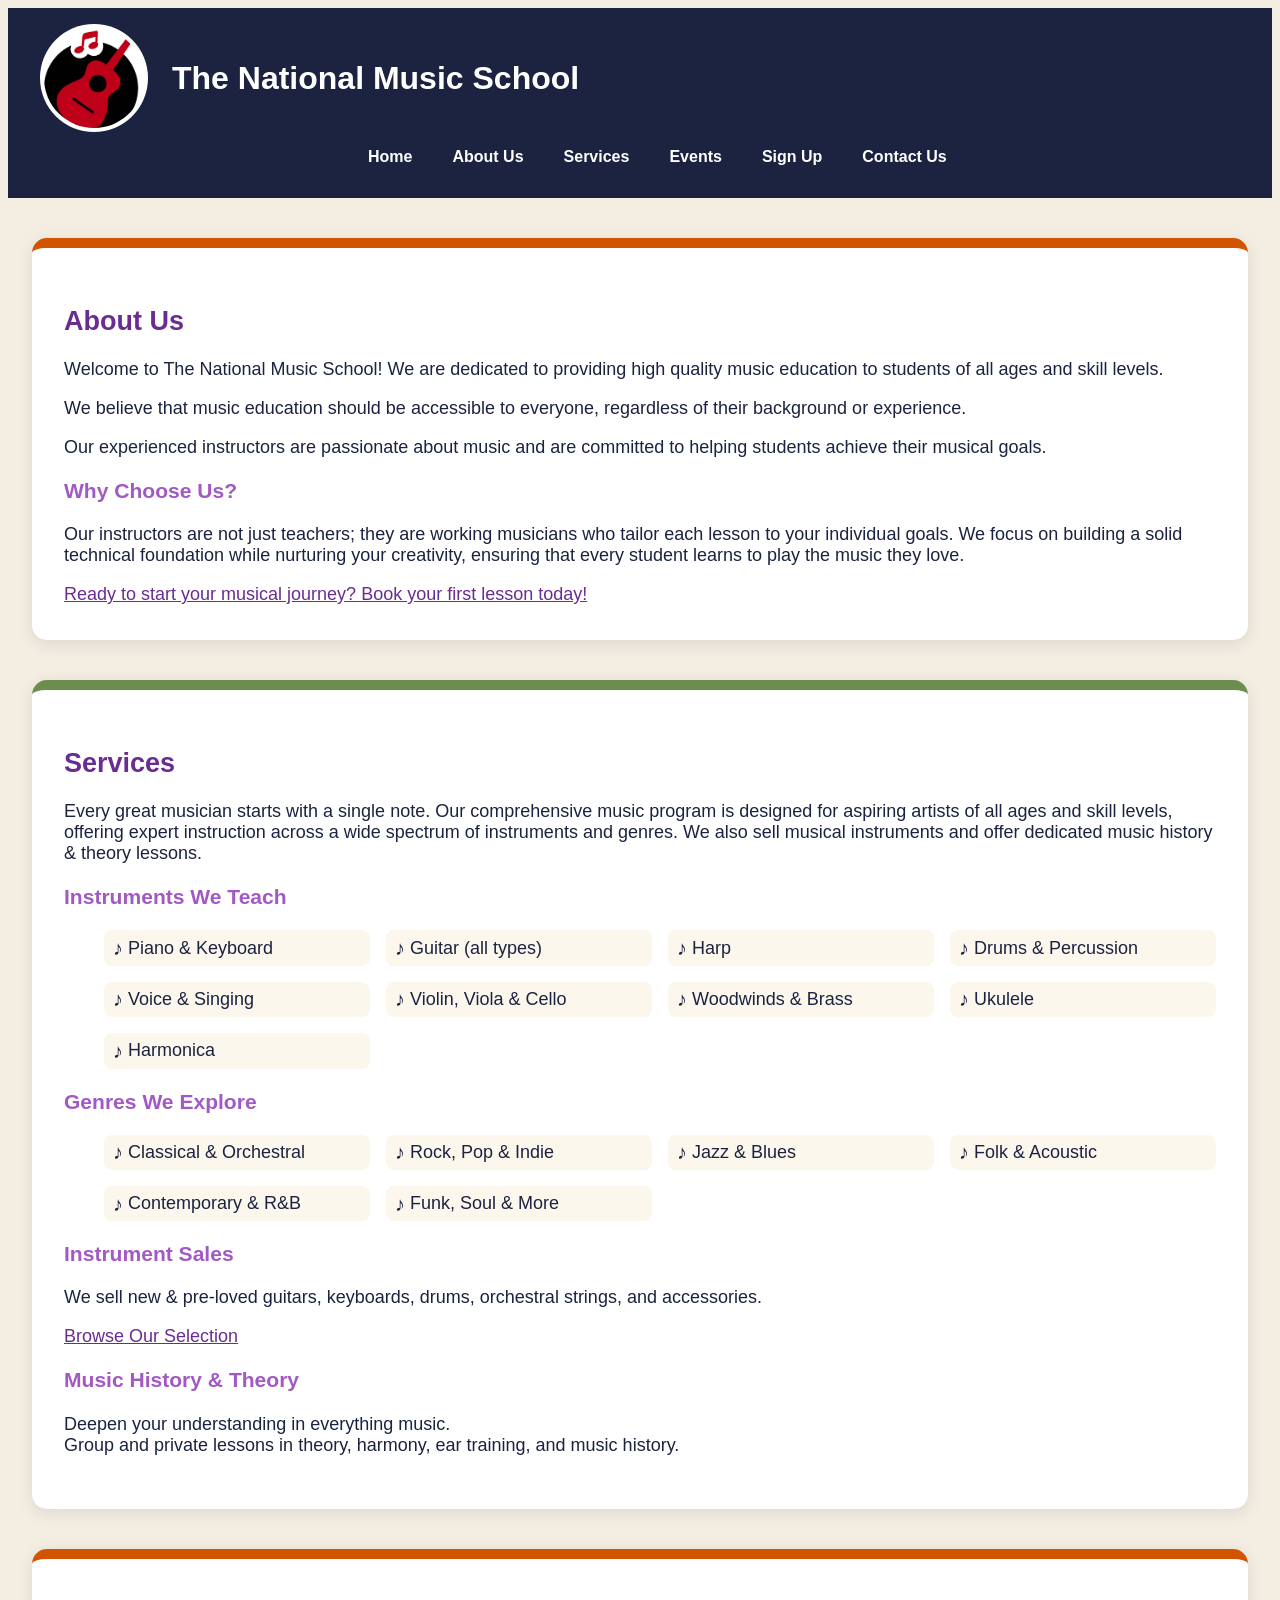
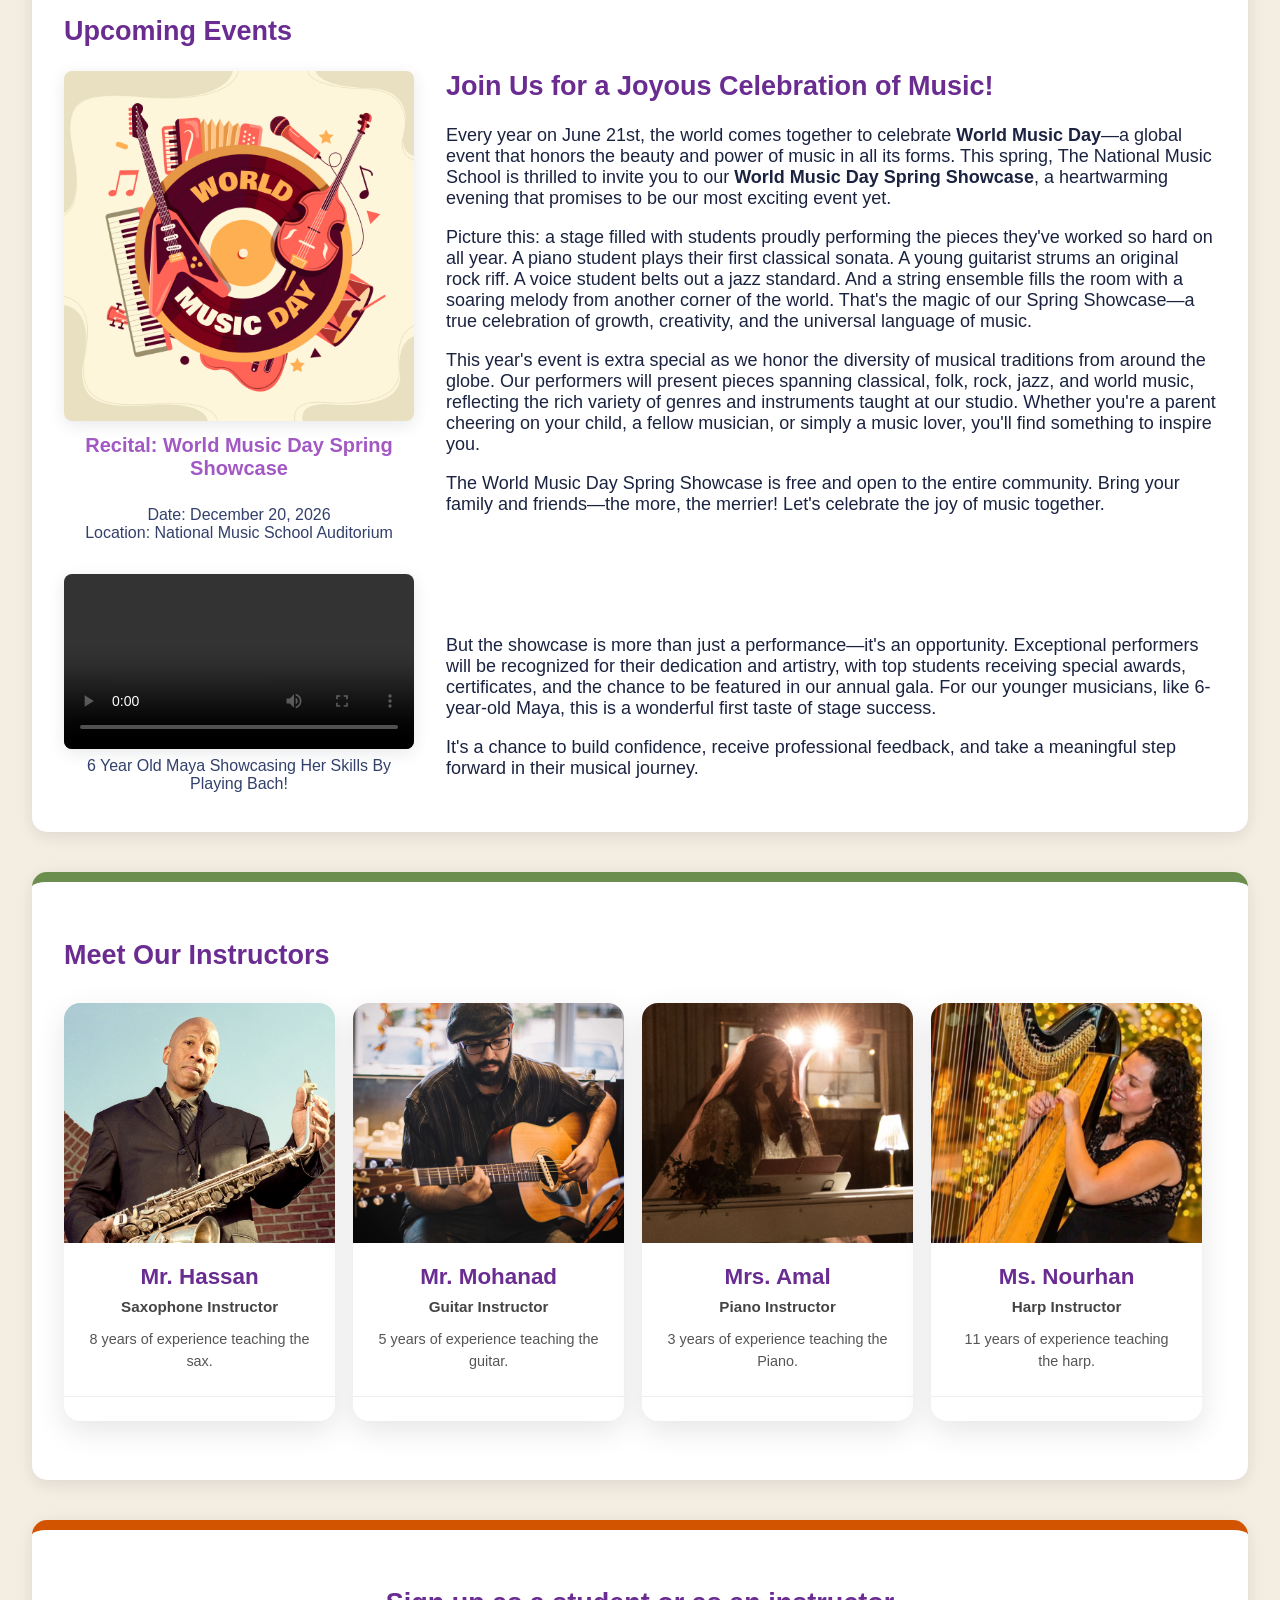
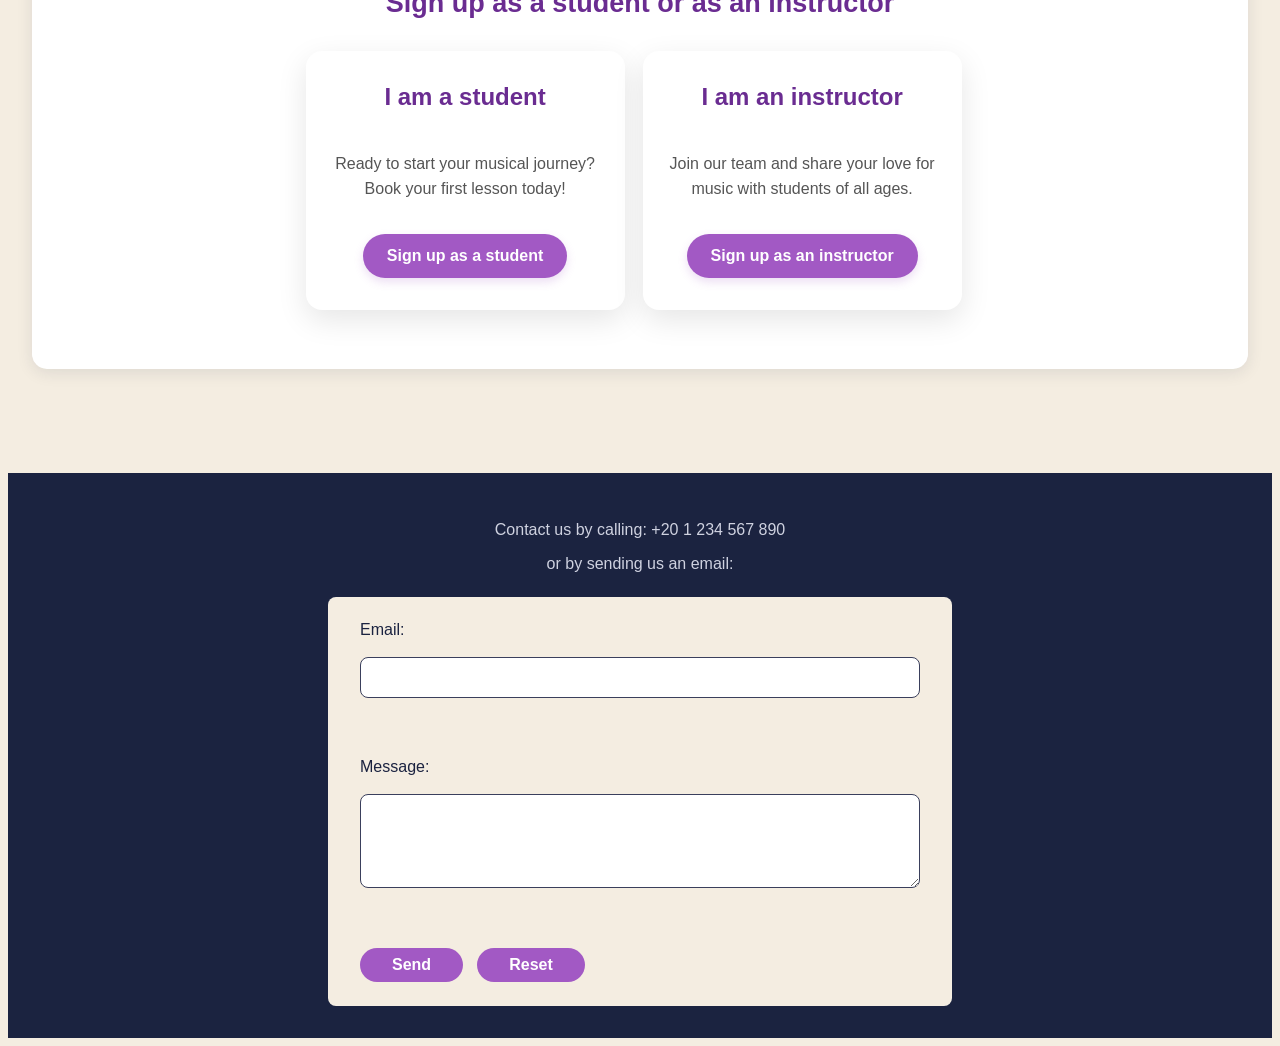
<file: index.html>
<!DOCTYPE html>
<html lang="en">
<head>
    <meta charset="UTF-8">
    <meta name="viewport" content="width=device-width, initial-scale=1.0">
    <title>The National Music School</title>
    <link rel="icon" type="image/png" href="logo.png">
    <link rel="stylesheet" href="style.css">
</head>

<body>
    <header>
        <img src="media/logo.png" alt="Logo of the National Music School" class="logo" height="100" width="100">
        <h1>The National Music School</h1>
        <nav>
            <ul>
                <li><a href="index.html">Home</a></li>
                <li><a href="#about">About Us</a></li>
                <li><a href="#services">Services</a></li>
                <li><a href="#events">Events</a></li>
                <li><a href="#sign-up">Sign Up</a></li>
                <li><a href="#contact">Contact Us</a></li>
            </ul>
        </nav>
    </header>
    <main>
        <section id="about">
            <h2>About Us</h2>
            <p>Welcome to The National Music School! We are dedicated to providing high quality music education to students of all ages and skill levels.</p>
            <P> We believe that music education should be accessible to everyone, regardless of their background or experience.</P>
            <p>Our experienced instructors are passionate about music and are committed to helping students achieve their musical goals.</p>
            <h3>Why Choose Us?</h3>
            <p>Our instructors are not just teachers; they are working musicians who tailor each lesson to your individual goals. We focus on building a solid technical foundation while nurturing your creativity, ensuring that every student learns to play the music they love.</p>
            <a href="sign up student.html" target="_blank">Ready to start your musical journey? Book your first lesson today!</a>
        </section>

        <section id="services">
            <h2>Services</h2>
            <p>Every great musician starts with a single note. 
            Our comprehensive music program is designed for aspiring artists of all ages and skill levels, 
            offering expert instruction across a wide spectrum of instruments and genres. 
            We also sell musical instruments and offer dedicated music history & theory lessons.</p>
            <h3> Instruments We Teach</h3>
            <ul class="list">
                <li>Piano & Keyboard</li>
                <li>Guitar (all types)</li>
                <li>Harp</li>
                <li>Drums & Percussion</li>
                <li>Voice & Singing</li>
                <li>Violin, Viola & Cello</li>
                <li>Woodwinds & Brass</li>
                <li>Ukulele</li>
                <li>Harmonica</li>
            </ul>

            <h3> Genres We Explore</h3>
            <ul class="list">
                 <li>Classical & Orchestral</li>
                 <li>Rock, Pop & Indie</li>
                 <li>Jazz & Blues</li>
                 <li>Folk & Acoustic</li>
                 <li>Contemporary & R&B</li>
                 <li>Funk, Soul & More</li>
             </ul>

             <h3>Instrument Sales</h3>
             <p>We sell new & pre-loved guitars, keyboards, drums, orchestral strings, and accessories.</p>
             <a href="instruments.html" target="_blank">Browse Our Selection</a>

             <h3>Music History & Theory</h3>
             <p>Deepen your understanding in everything music.<br>Group and private lessons in theory, harmony, ear training, and music history.</p>
        </section>

        <section id="events">
            <h2>Upcoming Events</h2>
            <div class="event-layout">
                <aside class="event-sidebar">
                    <figure>
                        <img src="media/world music day.jpg" alt="world music day" width="400">
                        <figcaption><h3>Recital: World Music Day Spring Showcase</h3><br>Date: December 20, 2026<br>Location: National Music School Auditorium</figcaption>
                    </figure>
                    <figure class="event-video">
                        <video src="media/Prelude in C Minor comp winner.mp4" width="100%" controls></video>
                        <figcaption>6 Year Old Maya Showcasing Her Skills By Playing Bach!</figcaption>
                    </figure>
                </aside>
                <div class="event-text-content">
                    <h2>Join Us for a Joyous Celebration of Music!</h2>
                    <p>Every year on June 21st, the world comes together to celebrate <strong>World Music Day</strong>—a global event that honors the beauty and power of music in all its forms. This spring, The National Music School is thrilled to invite you to our <strong>World Music Day Spring Showcase</strong>, a heartwarming evening that promises to be our most exciting event yet.</p>
                    <p>Picture this: a stage filled with students proudly performing the pieces they've worked so hard on all year. A piano student plays their first classical sonata. A young guitarist strums an original rock riff. A voice student belts out a jazz standard. And a string ensemble fills the room with a soaring melody from another corner of the world. That's the magic of our Spring Showcase—a true celebration of growth, creativity, and the universal language of music.</p>
                    <p>This year's event is extra special as we honor the diversity of musical traditions from around the globe. Our performers will present pieces spanning classical, folk, rock, jazz, and world music, reflecting the rich variety of genres and instruments taught at our studio. Whether you're a parent cheering on your child, a fellow musician, or simply a music lover, you'll find something to inspire you.</p>
                    <p>The World Music Day Spring Showcase is free and open to the entire community. Bring your family and friends—the more, the merrier! Let's celebrate the joy of music together.</p>
                    <br><br><br><br>
                    <p>But the showcase is more than just a performance—it's an opportunity. Exceptional performers will be recognized for their dedication and artistry, with top students receiving special awards, certificates, and the chance to be featured in our annual gala. For our younger musicians, like 6-year-old Maya, this is a wonderful first taste of stage success.</p>
                    <p>It's a chance to build confidence, receive professional feedback, and take a meaningful step forward in their musical journey.</p>
                </div>
            </div>
        </section>

        <section>
            <h2>Meet Our Instructors</h2>
            <article class="cards instructors">
                <img src="media/instructor 1.png" alt="Mr. Hassan" width="200">
                <h3>Mr. Hassan</h3>
                <p class="role">Saxophone Instructor</p>
                <p>8 years of experience teaching the sax.</p>
            </article>
            <article class="cards instructors">
                <img src="media/instructor 2.png" alt="Mr. Mohanad" width="200">
                <h3>Mr. Mohanad</h3>
                <p class="role">Guitar Instructor</p>
                <p>5 years of experience teaching the guitar.</p>
            </article>
            <article class="cards instructors">
                <img src="media/instructor 3.png" alt="Mrs. Amal" width="200">
                <h3>Mrs. Amal</h3>
                <p class="role">Piano Instructor</p>
                <p>3 years of experience teaching the Piano.</p>
            </article>
            <article class="cards instructors">
                <img src="media/instructor 4.png" alt="Ms. Nourhan" width="200">
                <h3>Ms. Nourhan</h3>
                <p class="role">Harp Instructor</p>
                <p>11 years of experience teaching the harp.</p>
            </article>
        </section>

        <section id="sign-up">
            <h2>Sign up as a student or as an instructor</h2>
            <article class="cards sign up">
                <h3>I am a student</h3>
                <p>Ready to start your musical journey? <br>Book your first lesson today!</p>
                <a href="sign up student.html" target="_blank">Sign up as a student</a>
            </article>
            <article class="cards sign up">
                <h3>I am an instructor</h3>
                <p>Join our team and share your love for music with students of all ages.</p>
                <a href="sign up instructor.html" target="_blank">Sign up as an instructor</a>
            </article>
        </section>
    </main>

    <footer id="contact">
        <p>Contact us by calling: +20 1 234 567 890</p>
        <p>or by sending us an email:</p>
        <form class="email-form" action="mailto:nationalmusicschool@edu.com" method="post">
            <label for="email">Email:</label><br>
            <input type="email" id="email" name="email" required><br><br>
            
            <label for="message">Message:</label><br>
            <textarea id="message" name="message" rows="4" cols="50" required></textarea><br><br>
            
            <div class="form-buttons">
                <input type="submit" value="Send">
                <input type="reset" value="Reset">
            </div>
        </form>
    </footer>  
</body>
</html>
</file>
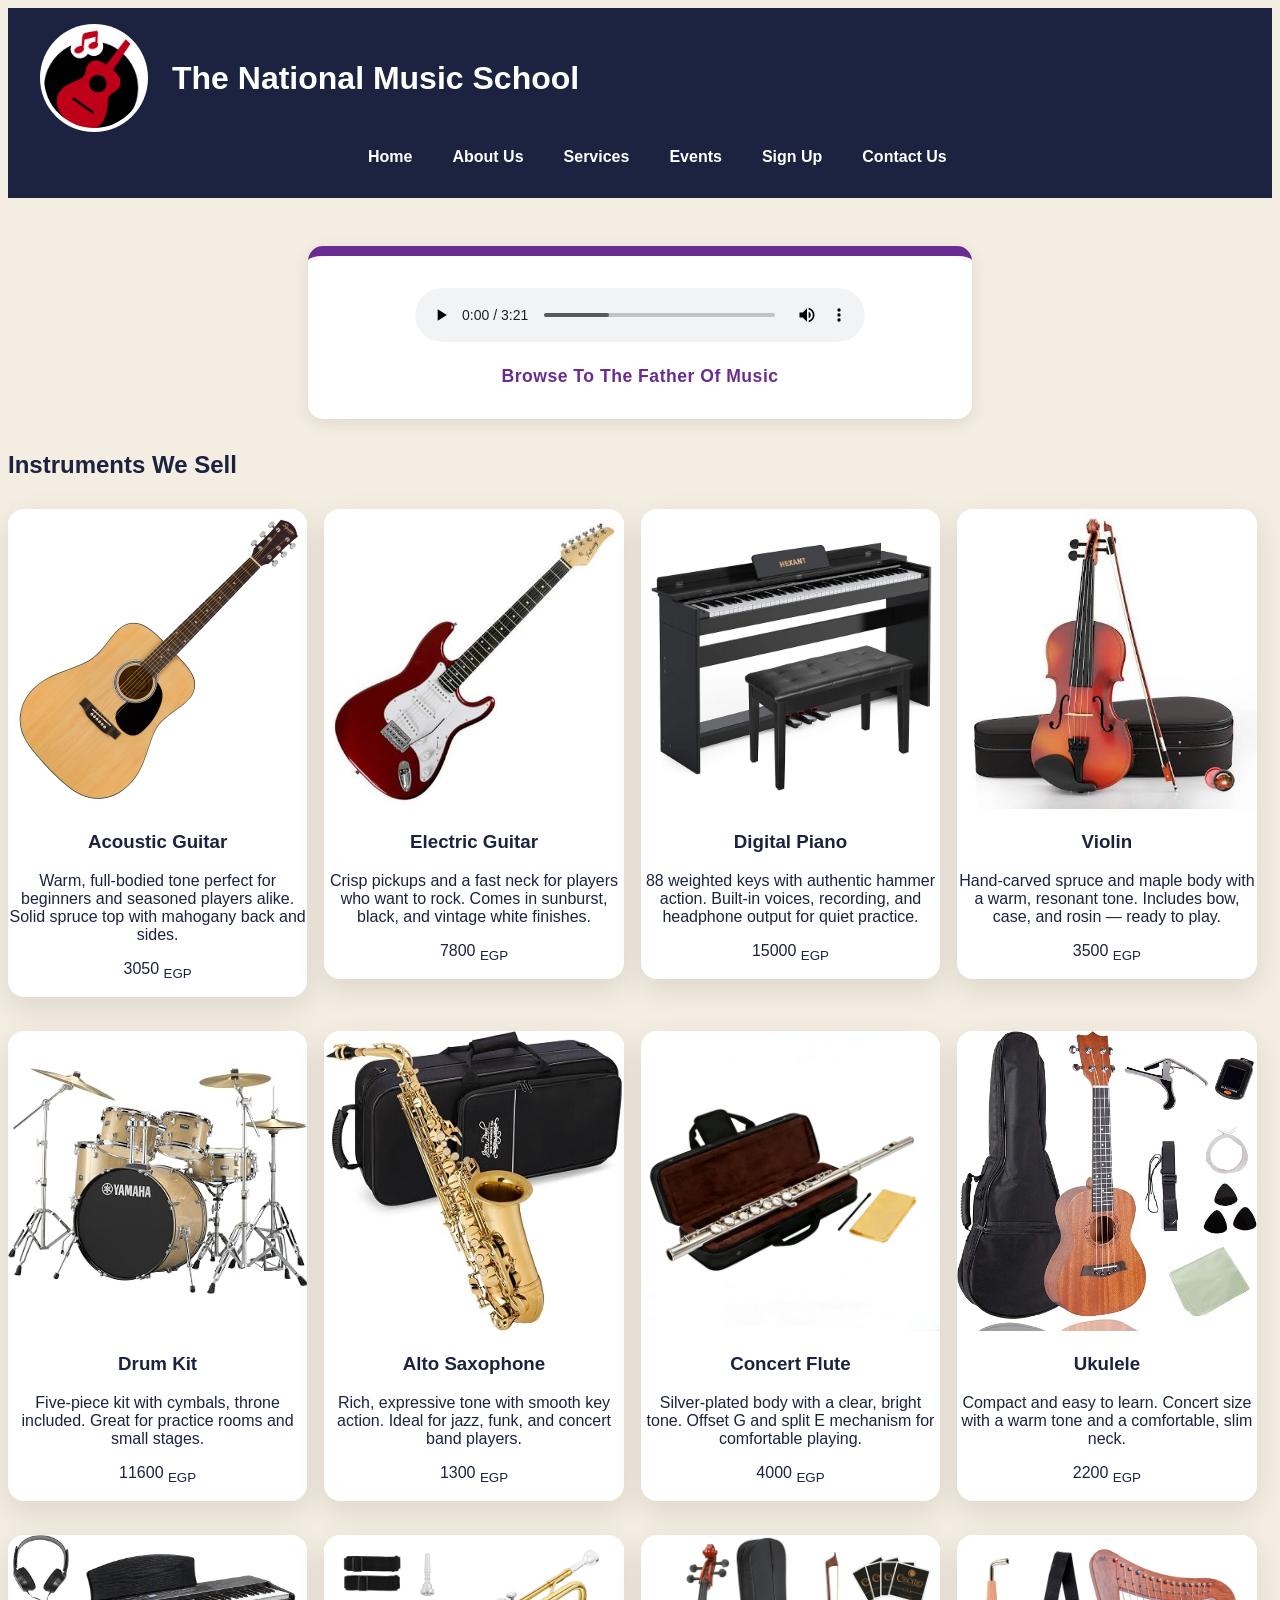
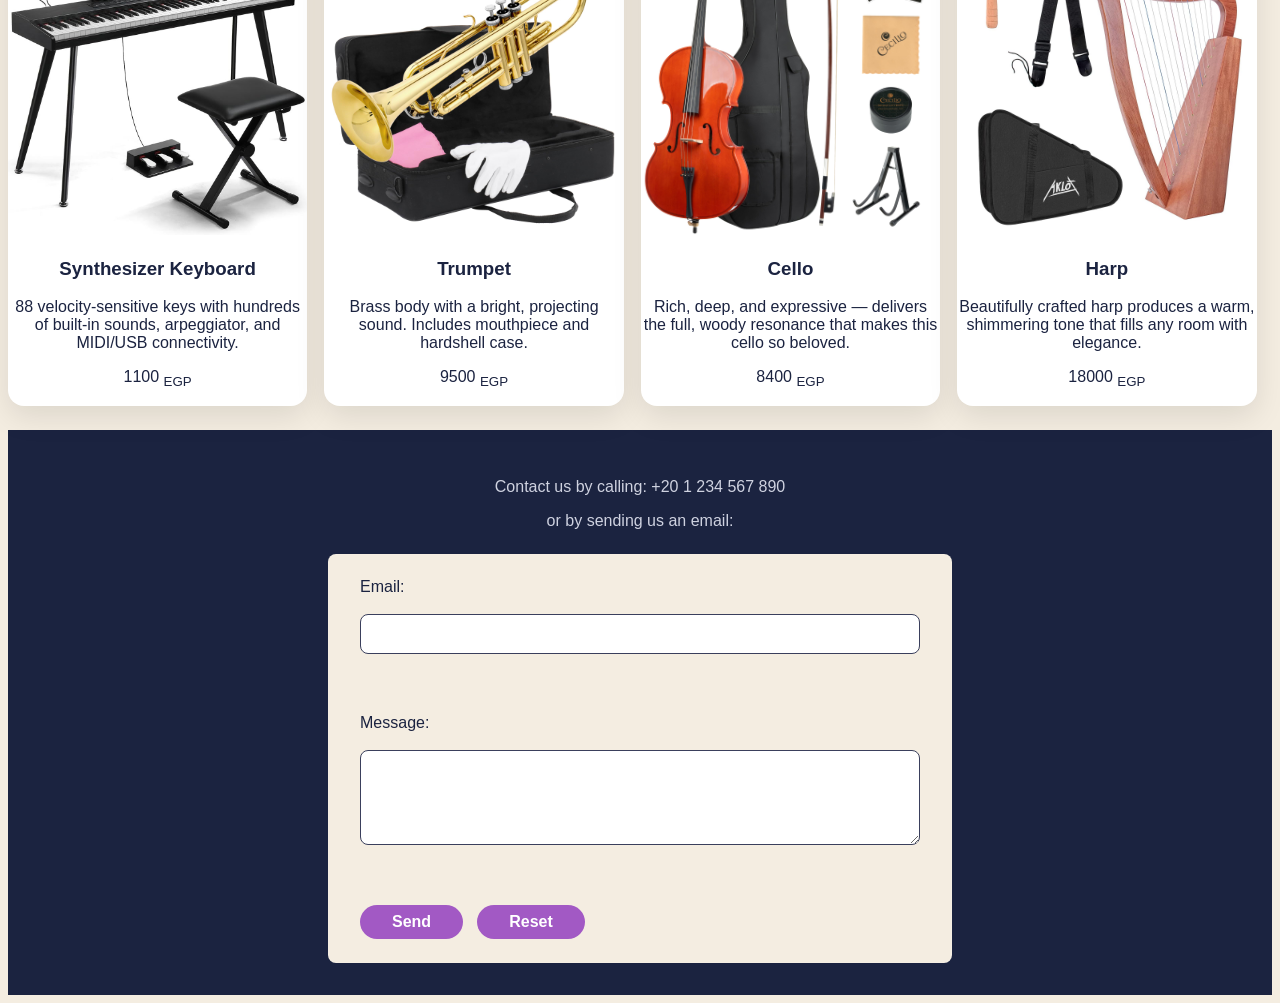
<file: instruments.html>
<!DOCTYPE html>
<html lang="en">
<head>
    <meta charset="UTF-8">
    <meta name="viewport" content="width=device-width, initial-scale=1.0">
    <title>The National Music School</title>
    <link rel="icon" type="image/png" href="logo.png">
    <link rel="stylesheet" href="style.css">
</head>

<body>
    <header>
        <img src="media/logo.png" alt="Logo of the National Music School" class="logo" height="100" width="100">
        <h1>The National Music School</h1>
        <nav>
            <ul>
                <li><a href="index.html">Home</a></li>
                <li><a href="index.html#about">About Us</a></li>
                <li><a href="index.html#services">Services</a></li>
                <li><a href="index.html#events">Events</a></li>
                <li><a href="index.html#sign-up">Sign Up</a></li>
                <li><a href="#contact">Contact Us</a></li>
            </ul>
        </nav>
    </header>

    <figure>
        <audio controls> 
            <source src="media/Jesu, Joy of Man's Desiring.mp3" type="audio/mpeg"> Your browser does not support Bach :(.
        </audio>
        <figcaption>Browse To The Father Of Music</figcaption>
    </figure>

<div class="instruments">
    <h2>Instruments We Sell</h2>
<article class="cards instrument">
    <img src="media/acoustic-guitar.jpg" alt="Acoustic guitar" width="300" height="300">
    <h3>Acoustic Guitar</h3>
    <p>Warm, full-bodied tone perfect for beginners and seasoned players alike. Solid spruce top with mahogany back and sides.</p>
    <p>3050 <sub>EGP</sub></p>
</article>

<article class="cards instrument">
    <img src="media/electric-guitar.jpg" alt="Electric guitar" width="300" height="300">
    <h3>Electric Guitar</h3>
    <p>Crisp pickups and a fast neck for players who want to rock. Comes in sunburst, black, and vintage white finishes.</p>
    <p>7800 <sub>EGP</sub></p>
</article>

<article class="cards instrument">
    <img src="media/piano.jpg" alt="Digital piano" width="300" height="300">
    <h3>Digital Piano</h3>
    <p>88 weighted keys with authentic hammer action. Built-in voices, recording, and headphone output for quiet practice.</p>
    <p>15000 <sub>EGP</sub></p>
</article>

<article class="cards instrument">
    <img src="media/violin.jpg" alt="Violin" width="300" height="300">
    <h3>Violin</h3>
    <p>Hand-carved spruce and maple body with a warm, resonant tone. Includes bow, case, and rosin — ready to play.</p>
    <p>3500 <sub>EGP</sub></p>
</article>

<article class="cards instrument">
    <img src="media/drum-kit.jpg" alt="Drum kit" width="300" height="300">
    <h3>Drum Kit</h3>
    <p>Five-piece kit with cymbals, throne included. Great for practice rooms and small stages.</p>
    <p>11600 <sub>EGP</sub></p>
</article>

<article class="cards instrument">
    <img src="media/saxophone.jpg" alt="Alto saxophone" width="300" height="300">
    <h3>Alto Saxophone</h3>
    <p>Rich, expressive tone with smooth key action. Ideal for jazz, funk, and concert band players.</p>
    <p>1300 <sub>EGP</sub></p>
</article>

<article class="cards instrument">
    <img src="media/flute.jpg" alt="Concert flute" width="300" height="300">
    <h3>Concert Flute</h3>
    <p>Silver-plated body with a clear, bright tone. Offset G and split E mechanism for comfortable playing.</p>
    <p>4000 <sub>EGP</sub></p>
</article>

<article class="cards instrument">
    <img src="media/ukulele.jpg" alt="Ukulele" width="300" height="300">
    <h3>Ukulele</h3>
    <p>Compact and easy to learn. Concert size with a warm tone and a comfortable, slim neck.</p>
    <p>2200 <sub>EGP</sub></p>
</article>

<article class="cards instrument">
    <img src="media/keyboard.jpg" alt="Synthesizer keyboard" width="300" height="300">
    <h3>Synthesizer Keyboard</h3>
    <p>88 velocity-sensitive keys with hundreds of built-in sounds, arpeggiator, and MIDI/USB connectivity.</p>
    <p>1100 <sub>EGP</sub></p>
</article>

<article class="cards instrument">
    <img src="media/trumpet.jpg" alt="Trumpet" width="300" height="300">
    <h3>Trumpet</h3>
    <p>Brass body with a bright, projecting sound. Includes mouthpiece and hardshell case.</p>
    <p>9500 <sub>EGP</sub></p>
</article>

<article class="cards instrument">
    <img src="media/cello.jpg" alt="Cello" width="300" height="300">
    <h3>Cello</h3>
    <p>Rich, deep, and expressive — delivers the full, woody resonance that makes this cello so beloved.</p>
    <p>8400 <sub>EGP</sub></p>
</article>

<article class="cards instrument">
    <img src="media/harp.jpg" alt="Harp" width="300" height="300">
    <h3>Harp</h3>
    <p>Beautifully crafted harp produces a warm, shimmering tone that fills any room with elegance.</p>
    <p>18000 <sub>EGP</sub></p>
</article>
    </div>

    <footer id="contact">
        <p>Contact us by calling: +20 1 234 567 890</p>
        <p>or by sending us an email:</p>
        <form class="email-form" action="mailto:nationalmusicschool@edu.com" method="post">
            <label for="email">Email:</label><br>
            <input type="email" id="email" name="email" required><br><br>
            
            <label for="message">Message:</label><br>
            <textarea id="message" name="message" rows="4" cols="50" required></textarea><br><br>
            
            <div class="form-buttons">
                <input type="submit" value="Send">
                <input type="reset" value="Reset">
            </div>
        </form>
    </footer>
</body>
</html>
</file>
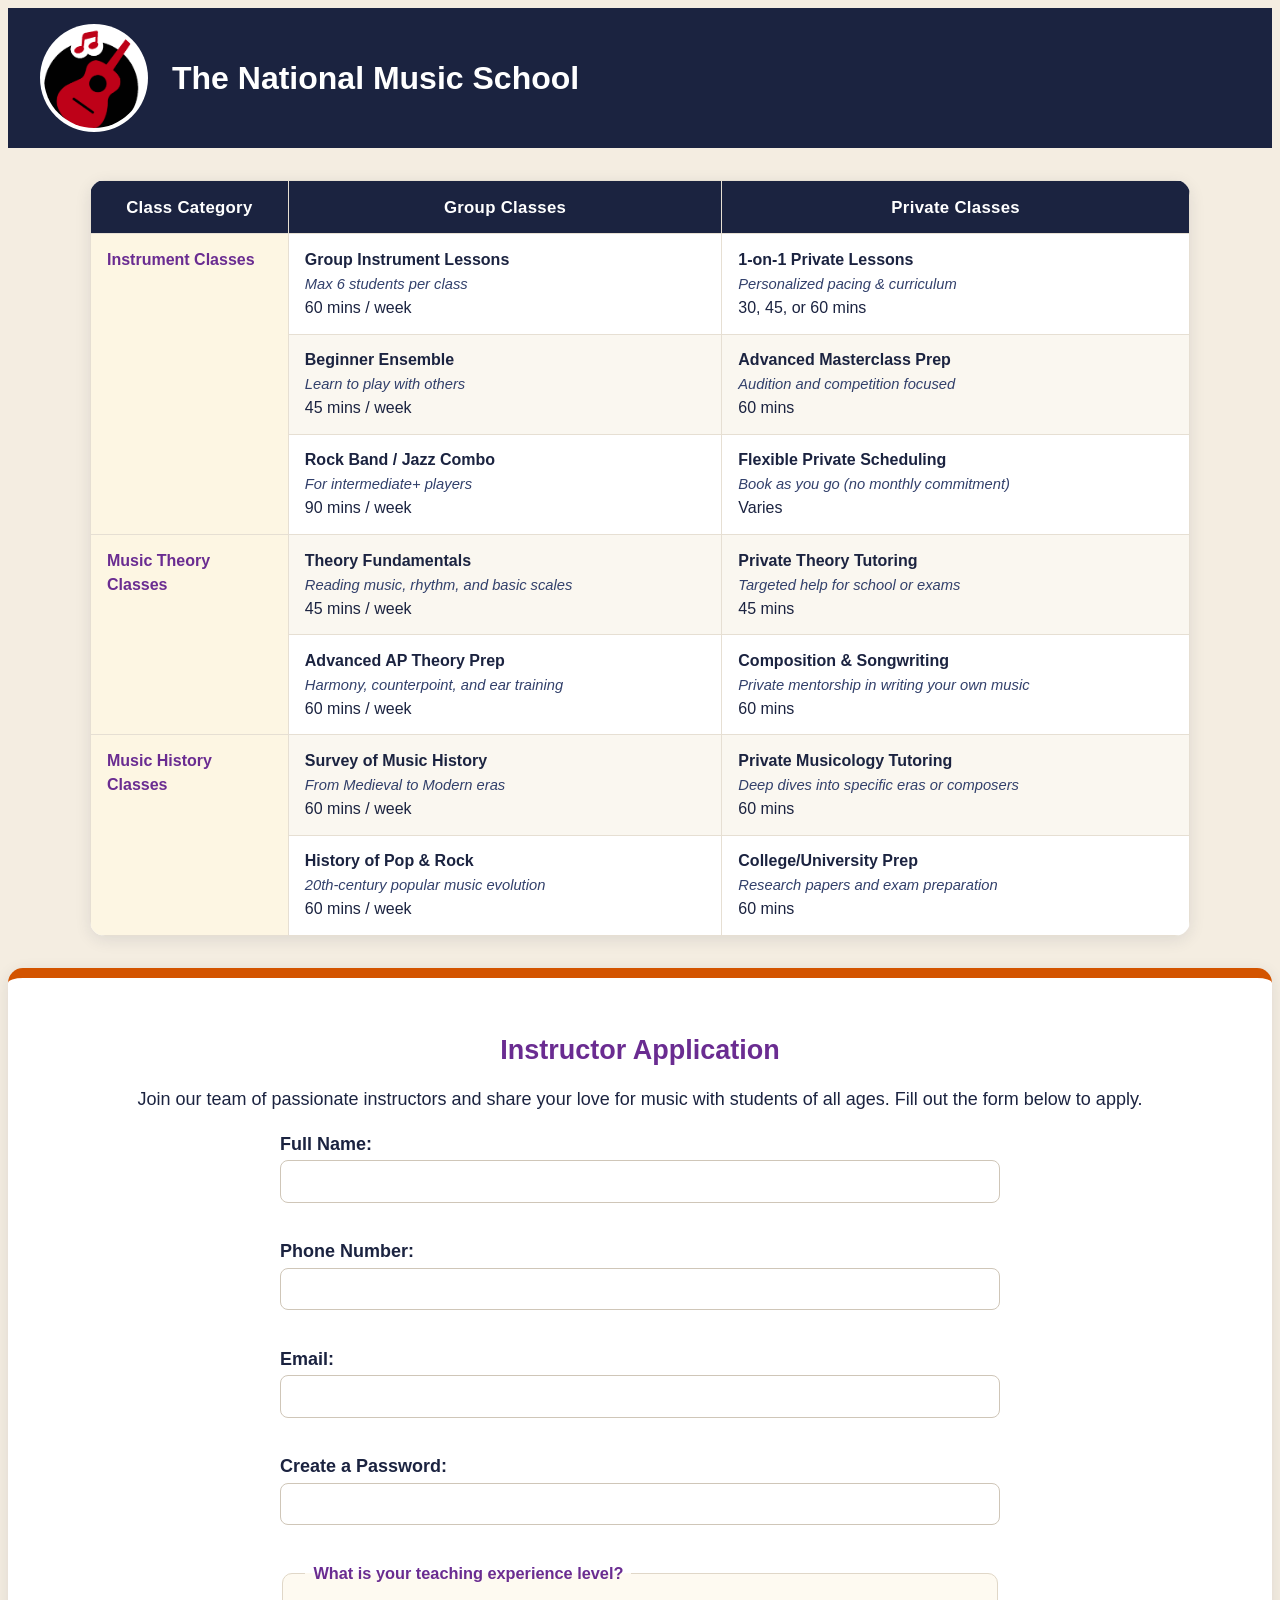
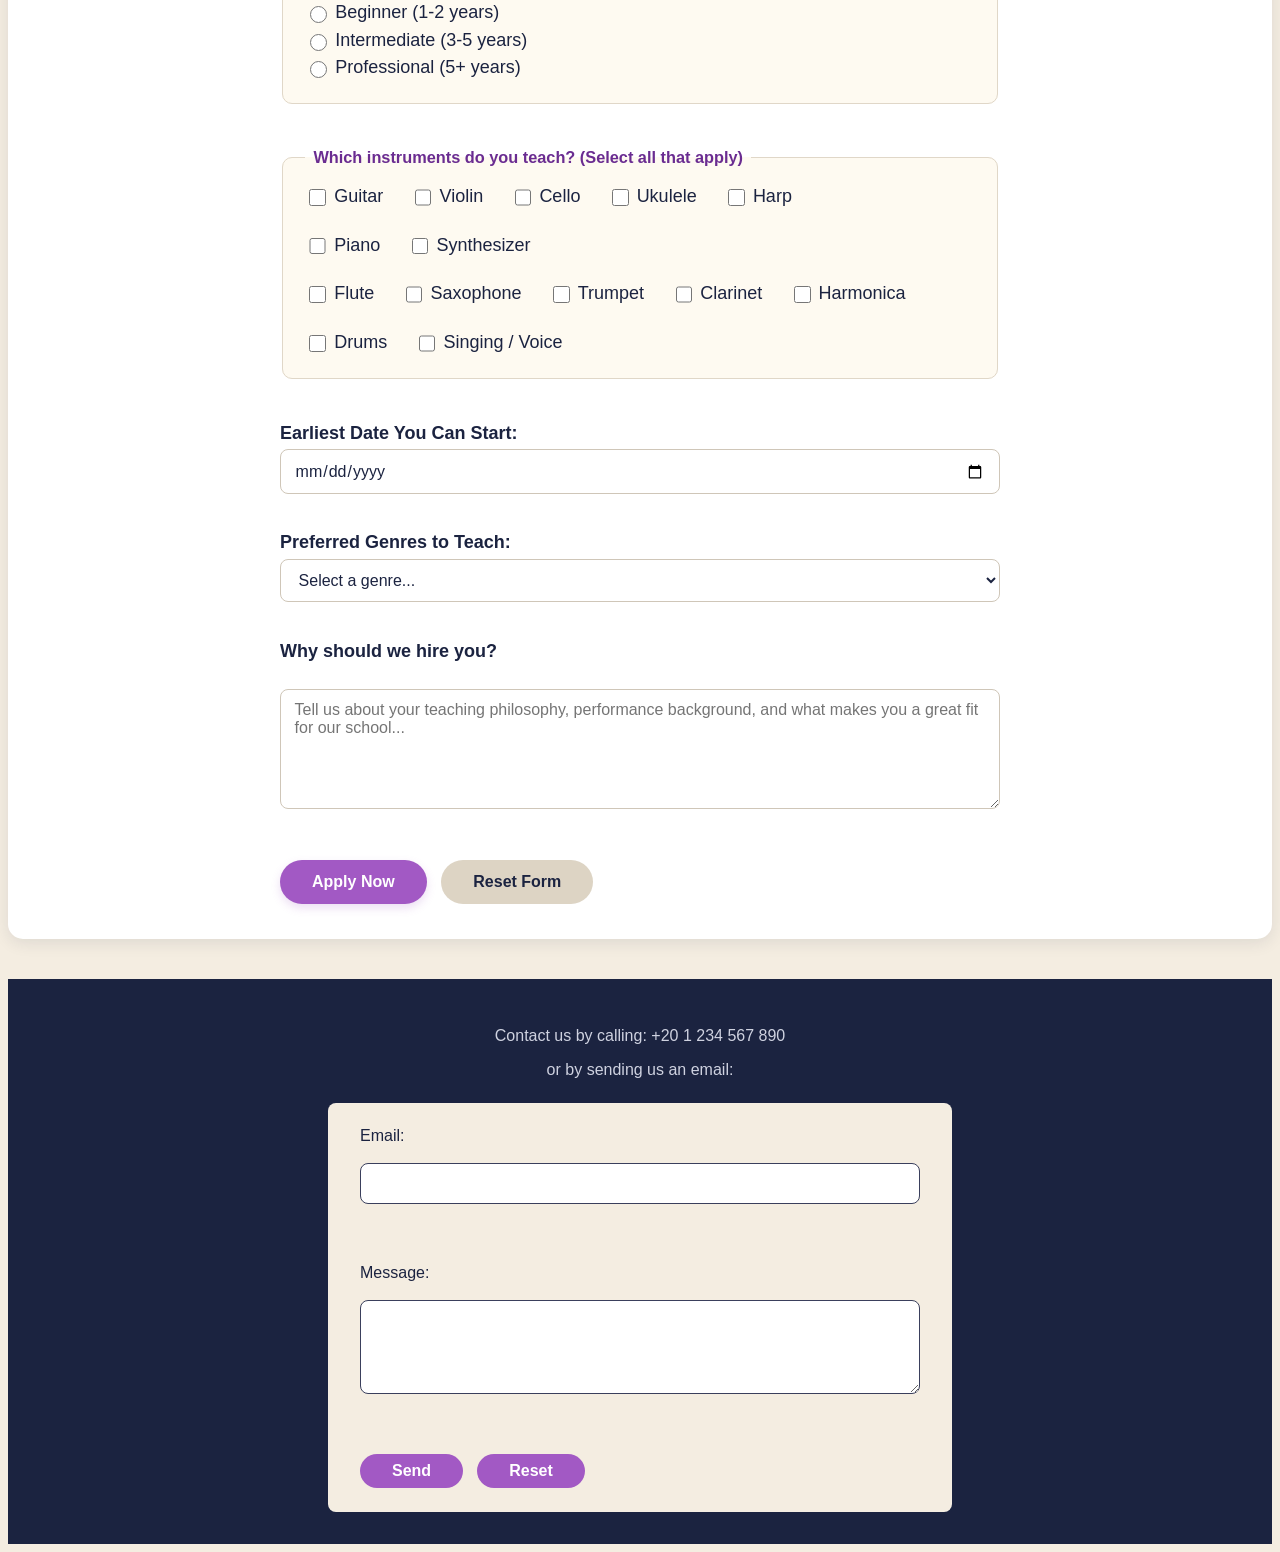
<file: sign up instructor.html>
<!DOCTYPE html>
<html lang="en">
<head>
    <meta charset="UTF-8">
    <meta name="viewport" content="width=device-width, initial-scale=1.0">
    <title>The National Music School</title>
    <link rel="icon" type="image/png" href="logo.png">
    <link rel="stylesheet" href="style.css">
</head>

<body>
    <header>
        <img src="media/logo.png" alt="Logo of the National Music School" class="logo" height="100" width="100">
        <h1>The National Music School</h1>
    </header>

    <table border="2" cellpadding="10" cellspacing="5">
    <thead>
        <tr>
            <th>Class Category</th>
            <th>Group Classes</th>
            <th>Private Classes</th>
        </tr>
    </thead>
    <tbody>

        <tr>
            <th rowspan="3">Instrument Classes</th>
            <td>
                <strong>Group Instrument Lessons</strong><br>
                <em>Max 6 students per class</em><br>
                60 mins / week
            </td>
            <td>
                <strong>1-on-1 Private Lessons</strong><br>
                <em>Personalized pacing & curriculum</em><br>
                30, 45, or 60 mins
            </td>
        </tr>
        <tr>
            <td>
                <strong>Beginner Ensemble</strong><br>
                <em>Learn to play with others</em><br>
                45 mins / week 
            </td>
            <td>
                <strong>Advanced Masterclass Prep</strong><br>
                <em>Audition and competition focused</em><br>
                60 mins
            </td>
        </tr>
        <tr>
            <td>
                <strong>Rock Band / Jazz Combo</strong><br>
                <em>For intermediate+ players</em><br>
                90 mins / week
            </td>
            <td>
                <strong>Flexible Private Scheduling</strong><br>
                <em>Book as you go (no monthly commitment)</em><br>
                Varies 
            </td>
        </tr>

        <tr>
            <th rowspan="2">Music Theory Classes</th>
            <td>
                <strong>Theory Fundamentals</strong><br>
                <em>Reading music, rhythm, and basic scales</em><br>
                45 mins / week 
            </td>
            <td>
                <strong>Private Theory Tutoring</strong><br>
                <em>Targeted help for school or exams</em><br>
                45 mins
            </td>
        </tr>
        <tr>
            <td>
                <strong>Advanced AP Theory Prep</strong><br>
                <em>Harmony, counterpoint, and ear training</em><br>
                60 mins / week 
            </td>
            <td>
                <strong>Composition & Songwriting</strong><br>
                <em>Private mentorship in writing your own music</em><br>
                60 mins
            </td>
        </tr>

        <tr>
            <th rowspan="2">Music History Classes</th>
            <td>
                <strong>Survey of Music History</strong><br>
                <em>From Medieval to Modern eras</em><br>
                60 mins / week
            </td>
            <td>
                <strong>Private Musicology Tutoring</strong><br>
                <em>Deep dives into specific eras or composers</em><br>
                60 mins 
            </td>
        </tr>
        <tr>
            <td>
                <strong>History of Pop & Rock</strong><br>
                <em>20th-century popular music evolution</em><br>
                60 mins / week
            </td>
            <td>
                <strong>College/University Prep</strong><br>
                <em>Research papers and exam preparation</em><br>
                60 mins 
            </td>
        </tr>
    </tbody>
</table>

<section id="sign-up">
        <h2>Instructor Application</h2>
        <p>Join our team of passionate instructors and share your love for music with students of all ages. Fill out the form below to apply.</p>
        
        <form action="application" method="post">
            <label for="name">Full Name:</label>
            <input type="text" id="name" name="name" required><br><br>

            <label for="phone">Phone Number:</label>
            <input type="tel" id="phone" name="phone" required><br><br>

            <label for="email">Email:</label>
            <input type="email" id="email" name="email" required><br><br>

            <label for="password">Create a Password:</label>
            <input type="password" id="password" name="password" required><br><br>

            <fieldset>
                <legend>What is your teaching experience level?</legend>
                <input type="radio" id="beginner" name="experience" value="beginner" required>
                <label for="beginner">Beginner (1-2 years)</label><br>
                
                <input type="radio" id="intermediate" name="experience" value="intermediate">
                <label for="intermediate">Intermediate (3-5 years)</label><br>
                
                <input type="radio" id="professional" name="experience" value="professional">
                <label for="professional">Professional (5+ years)</label>
            </fieldset><br>

            <fieldset>
                <legend>Which instruments do you teach? (Select all that apply)</legend>

                <input type="checkbox" id="guitar" name="instruments[]" value="guitar">
                <label for="guitar">Guitar</label>
                
                <input type="checkbox" id="violin" name="instruments[]" value="violin">
                <label for="violin">Violin</label>
                
                <input type="checkbox" id="cello" name="instruments[]" value="cello">
                <label for="cello">Cello</label>
                
                <input type="checkbox" id="ukulele" name="instruments[]" value="ukulele">
                <label for="ukulele">Ukulele</label>
                
                <input type="checkbox" id="harp" name="instruments[]" value="harp">
                <label for="harp">Harp</label><br><br>
                
                <input type="checkbox" id="piano" name="instruments[]" value="piano">
                <label for="piano">Piano</label>
                
                <input type="checkbox" id="synthesizer" name="instruments[]" value="synthesizer">
                <label for="synthesizer">Synthesizer</label><br><br>
                
                <input type="checkbox" id="flute" name="instruments[]" value="flute">
                <label for="flute">Flute</label>
                
                <input type="checkbox" id="saxophone" name="instruments[]" value="saxophone">
                <label for="saxophone">Saxophone</label>
                
                <input type="checkbox" id="trumpet" name="instruments[]" value="trumpet">
                <label for="trumpet">Trumpet</label>
                
                <input type="checkbox" id="clarinet" name="instruments[]" value="clarinet">
                <label for="clarinet">Clarinet</label>
                
                <input type="checkbox" id="harmonica" name="instruments[]" value="harmonica">
                <label for="harmonica">Harmonica</label><br><br>

                <input type="checkbox" id="drums" name="instruments[]" value="drums">
                <label for="drums">Drums</label>

                <input type="checkbox" id="singing" name="instruments[]" value="singing">
                <label for="singing">Singing / Voice</label>
            </fieldset><br>

            <label for="start-date">Earliest Date You Can Start:</label>
            <input type="date" id="start-date" name="start-date" required><br><br>

            <label for="genre">Preferred Genres to Teach:</label>
            <select id="genre" name="genre" required>
                <option value="" disabled selected>Select a genre...</option>
                <optgroup label="Classical & Traditional">
                    <option value="classical-orchestral">Classical & Orchestral</option>
                    <option value="folk-acoustic">Folk & Acoustic</option>
                </optgroup>
                <optgroup label="Popular & Modern">
                    <option value="rock-pop-indie">Rock, Pop & Indie</option>
                    <option value="contemporary-rnb">Contemporary & R&B</option>
                </optgroup>
                <optgroup label="Roots & Rhythm">
                    <option value="jazz-blues">Jazz & Blues</option>
                    <option value="funk-soul">Funk, Soul & More</option>
                </optgroup>
                <optgroup label="Other">
                    <option value="other">Other</option>
                </optgroup>
            </select><br><br>

            <label for="hire-reason">Why should we hire you?</label><br>
            <textarea id="hire-reason" name="hire-reason" rows="5" cols="50" placeholder="Tell us about your teaching philosophy, performance background, and what makes you a great fit for our school..." required></textarea><br><br>

            <input type="submit" value="Apply Now">
            <input type="reset" value="Reset Form">
        </form>
    </section>
    <footer id="contact">
        <p>Contact us by calling: +20 1 234 567 890</p>
        <p>or by sending us an email:</p>
        <form class="email-form" action="mailto:nationalmusicschool@edu.com" method="post">
            <label for="email">Email:</label><br>
            <input type="email" id="email" name="email" required><br><br>
            
            <label for="message">Message:</label><br>
            <textarea id="message" name="message" rows="4" cols="50" required></textarea><br><br>
            
            <div class="form-buttons">
                <input type="submit" value="Send">
                <input type="reset" value="Reset">
            </div>
        </form>
    </footer> 
</body>
</html>
</file>
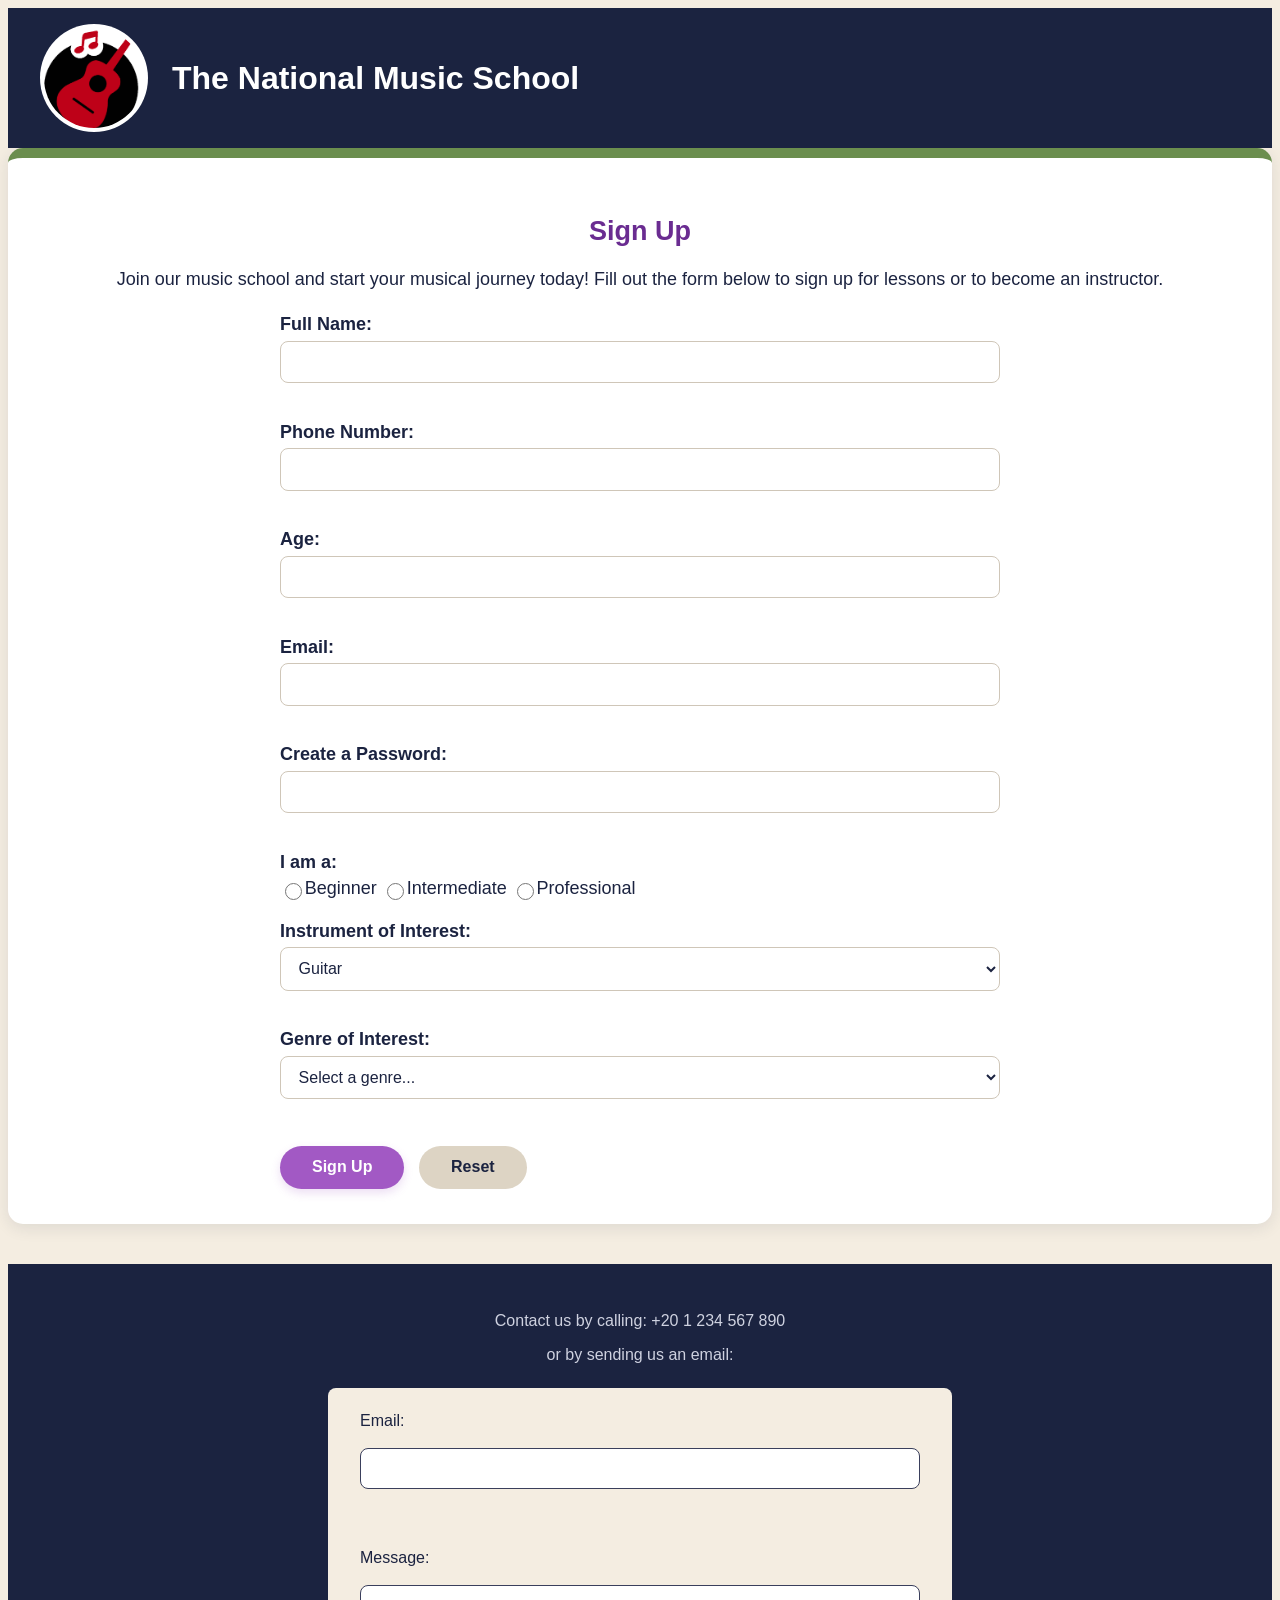
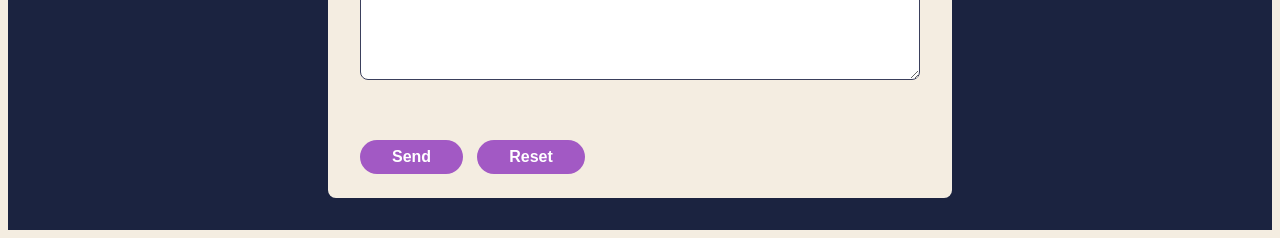
<file: sign up student.html>
<!DOCTYPE html>
<html lang="en">
<head>
    <meta charset="UTF-8">
    <meta name="viewport" content="width=device-width, initial-scale=1.0">
    <title>The National Music School</title>
    <link rel="icon" type="image/png" href="logo.png">
    <link rel="stylesheet" href="style.css">
</head>

<body>
    <header>
        <img src="media/logo.png" alt="Logo of the National Music School" class="logo" height="100" width="100">
        <h1>The National Music School</h1>
    </header>
    <section id="sign-up">
        <h2>Sign Up</h2>
        <p>Join our music school and start your musical journey today! Fill out the form below to sign up for lessons or to become an instructor.</p>
        <form action="submit_form.php" method="post">
            <label for="name">Full Name:</label>
            <input type="text" id="name" name="name" required><br><br>

            <label for="phone">Phone Number:</label>
            <input type="tel" id="phone" name="phone" required><br><br>

            <label for="age">Age:</label>
            <input type="number" id="age" name="age" required><br><br>

            <label for="email">Email:</label>
            <input type="email" id="email" name="email" required><br><br>

            <label for="password">Create a Password:</label>
            <input type="password" id="password" name="password" required><br><br>

            <label for="role">I am a:</label>
            <radio id="role" name="role" required>
                <input type="radio" value="beginner" name="role" required>Beginner
                <input type="radio" value="intermediate" name="role" required>Intermediate
                <input type="radio" value="professional" name="role" required>Professional
            </radio><br><br>

            <label for="instrument">Instrument of Interest:</label>
            <select id="instrument" name="instrument" required>
                <optgroup label="String Instruments">
                    <option value="guitar">Guitar</option>
                    <option value="violin">Violin</option>
                    <option value="cello">Cello</option>
                    <option value="ukulele">Ukulele</option>
                    <option value="harp">Harp</option>
                </optgroup>
                <optgroup label="Keyboard Instruments">
                    <option value="piano">Piano</option>
                    <option value="synthesizer">Synthesizer</option>
                </optgroup>
                <optgroup label="Wind Instruments">
                    <option value="flute">Flute</option>
                    <option value="saxophone">Saxophone</option>
                    <option value="trumpet">Trumpet</option>
                    <option value="clarinet">Clarinet</option>
                    <option value="harmonica">Harmonica</option>
                </optgroup>
                <optgroup label="Percussion Instruments">
                    <option value="drums">Drums</option>
                </optgroup>
                <optgroup label="Voice">
                    <option value="singing">Singing</option>
                </optgroup>
            </select><br><br> 

            <label for="genre">Genre of Interest:</label>
            <select id="genre" name="genre" required>
                <option value="" disabled selected>Select a genre...</option>
                
                <optgroup label="Classical & Traditional">
                    <option value="classical-orchestral">Classical & Orchestral</option>
                    <option value="folk-acoustic">Folk & Acoustic</option>
                </optgroup>
                
                <optgroup label="Popular & Modern">
                    <option value="rock-pop-indie">Rock, Pop & Indie</option>
                    <option value="contemporary-rnb">Contemporary & R&B</option>
                </optgroup>
                
                <optgroup label="Roots & Rhythm">
                    <option value="jazz-blues">Jazz & Blues</option>
                    <option value="funk-soul">Funk, Soul</option>
                </optgroup>

                <optgroup label="Other">
                    <option value="other">Other</option>
                </optgroup>
            </select><br><br>

            <input type="submit" value="Sign Up">
            <input type="reset" value="Reset">
        </form>
    </section>

    <footer id="contact">
        <p>Contact us by calling: +20 1 234 567 890</p>
        <p>or by sending us an email:</p>
        <form class="email-form" action="mailto:nationalmusicschool@edu.com" method="post">
            <label for="email">Email:</label><br>
            <input type="email" id="email" name="email" required><br><br>
            
            <label for="message">Message:</label><br>
            <textarea id="message" name="message" rows="4" cols="50" required></textarea><br><br>
            
            <div class="form-buttons">
                <input type="submit" value="Send">
                <input type="reset" value="Reset">
            </div>
        </form>
    </footer>
</body>
</html>
</file>
<file: style.css>
:root {
    --red: #9e2a2b;
    --yellow: #f2b134;
    --yellow-light: #fdf6e3;
    --bg: #f4ede1;
    --red-orange: #d35400;
    --green: #6b8e4e;
    --dark-blue: #1b2340;
    --dark-blue-light: #32406b;
    --purple: #6a2c91;
    --lighter-purple: #a259c4;
    --shadow: 0 4px 16px rgba(27, 35, 64, 0.1);
    --shadow-hover: 0 8px 28px rgba(27, 35, 64, 0.2);
}

html {scroll-padding-top: 120px;}

body {
    background-color: var(--bg);
    font-family: "Segoe UI", Arial, sans-serif;
    color: var(--dark-blue);
}

/* ---------- Header ---------- */

header {
  background: var(--dark-blue);
  color:white;
  display: flex;
  padding: 1rem 2rem;
  align-items: center;
  flex-wrap: wrap;
  position: sticky;
  top: 0.5rem;
  z-index: 100;
}

.logo {
    border-radius: 50%;
    background: white;
    padding: 4px;
    object-fit: cover;
    flex-shrink: 0;
}

header h1 {
  padding-left: 1.5rem;
}

header nav ul {
  display: flex;
  flex-wrap: wrap;
  gap: 0.5rem 1.5rem;
  align-items: center;
  list-style: none;
  padding-left: 20rem;
}

header nav a {
  color: white;
  text-decoration: none;
  font-weight: 600;
  padding: 0.5rem;
  border-radius: 4px;
  font-size: 16px;
}

nav a:visited { color: white; }
nav a:hover   { color: white; text-decoration: underline; }
nav a:active  { color: var(--dark-blue-light); }

/* ---------- Main ---------- */

main {
  margin: 0 auto;
  padding: 2.5rem 1.5rem 4rem;
}

section {
    background: white;;
    padding: 2.2rem 2rem;
    margin-bottom: 2.5rem;
    box-shadow: var(--shadow);
    border-radius: 15px;
    border-top: 10px solid var(--red-orange);
    color: var(--dark-blue);
    font-size: 18px;
}
section a:link    { color: var(--purple); }
section a:visited { color: var(--purple); }
section a:hover   { color: var(--lighter-purple); }

section:nth-child(even) {
    border-top-color: var(--green);
}
section h2 { color: var(--purple); }
section h3 { color: var(--lighter-purple); }

.list {
  display: grid;
  grid-template-columns: repeat(auto-fill, minmax(230px, 1fr));
  list-style: none;
  gap: 1rem;
}

.list li {
  padding: 0.45rem 0.75rem 0.45rem 1.5rem;
  position: relative;
  background: rgba(226, 176, 74, 0.10);
  border-radius: 8px;
  font-size: 18px;
}

.list li::before {
  content: "♪";
  position: absolute;
  left: 0.55rem;
  top: 50%;
  transform: translateY(-50%);
  color: var(--accent);
  font-size: 20px;
}

/* ---------- Events Section Layout ---------- */
.event-layout {
    display: flex;
    gap: 2rem; 
    align-items: flex-start; 
    margin-top: 1.5rem;
}

.event-sidebar {
    flex: 0 0 350px; 
}

.event-sidebar figure {
    margin: 0;
}

.event-sidebar img {
    max-width: 100%;
    height: auto;
    border-radius: 8px;
    box-shadow: var(--shadow);
}

.event-sidebar figcaption {
    margin-top: 0.5rem;
    font-size: 1rem;
    color: var(--dark-blue-light);
     text-align: center;
}

.event-sidebar figcaption h3 {
    margin: 0 0 0.5rem 0;
    font-size: 1.25rem;
     text-align: center;
}

.event-text-content {
    flex: 1; 
}

.event-text-content h2 {
    margin-top: 0; 
}

.event-video {
    margin-top: 1.5rem;
    padding-top: 2rem;
    margin-left: 0;
    margin-right: 0;
    display: flex;
    flex-direction: column;
    align-items: center;
    text-align: center;
}

.event-video video {
    width: 100%;
    max-width: 100%;
    height: auto;
    border-radius: 8px;
    box-shadow: var(--shadow);
}

.event-video figcaption {
    margin-top: 0.5rem;
    font-size: 1rem;
    color: var(--dark-blue-light);
    text-align: center;
}

/* --- Base Card Styling --- */
.cards {
  display: inline-block;
  vertical-align: top;
  background: white;
  border-radius: 16px;
  padding: 0;
  margin: 0.6rem 0.8rem 1.5rem 0;
  width: calc(25% - 1.05rem);
  text-align: center;
  box-shadow: 0 10px 30px rgba(0, 0, 0, 0.1);
  overflow: hidden; 
  transition: transform var(--transition, 0.3s ease), box-shadow var(--transition, 0.3s ease);
}

.cards:hover {
  transform: translateY(-8px);
  box-shadow: 0 15px 35px rgba(0, 0, 0, 0.15);
}

.instructors img {
  width: 100%;
  height: 240px;
  object-fit: cover;
  border-radius: 0;
  border: none;
  margin: 0;
}
.instructors h3,
.instructors p {
  padding-left: 1.5rem;
  padding-right: 1.5rem;
}

.instructors h3 {
  margin: 1rem 0 0.5rem 0;
  color: var(--purple, #6a2c91);
  font-size: 1.4rem;
}

.instructors .role {
  color: #444;
  font-weight: 600;
  font-size: 0.95rem;
  text-transform: none; 
  letter-spacing: 0;
  margin-top: 0;
  margin-bottom: 0.8rem;
  align-items: center;
  text-align: center;
}

.instructors > p:last-child {
  font-size: 0.9rem;
  color: #555;
  line-height: 1.5;
  margin-bottom: 1.5rem;
  padding-bottom: 1.5rem;
  border-bottom: 1px solid #eee;
}

/* --- Sign Up Cards--- */

#sign-up {
    text-align: center;
}

#sign-up .cards {
    display: inline-flex;
    flex-direction: column;
    padding: 2rem 1.5rem; 
    vertical-align: top;
}

#sign-up .cards h3 {
    margin-top: 0;
    font-size: 1.5rem;
    color: var(--purple);
}

#sign-up .cards p {
    color: #555;
    font-size: 1rem;
    line-height: 1.6;
    margin-bottom: 2rem; 
}

#sign-up .cards a {
    margin-top: auto;
    align-self: center;
    background-color: var(--lighter-purple);
    color: white !important;
    text-decoration: none !important;
    padding: 0.8rem 1.5rem;
    border-radius: 50px;
    font-weight: 700;
    font-size: 1rem;
    transition: all 0.3s ease;
    box-shadow: 0 4px 10px rgba(162, 89, 196, 0.2);
}

#sign-up .cards a:hover {
    background-color: var(--purple);
    transform: translateY(-3px);
    box-shadow: 0 6px 15px rgba(106, 44, 145, 0.3);
}

#sign-up .cards a:active {
    transform: translateY(0);
}

/* --- music player --- */
figure:has(audio) {
    display: flex;
    flex-direction: column;
    align-items: center;
    background: white;
    max-width: 600px;
    margin: 3rem auto 2rem;
    padding: 2rem;
    border-radius: 15px;
    box-shadow: var(--shadow);
    border-top: 10px solid var(--purple);
}

figure:has(audio) audio {
    width: 100%;
    max-width: 450px;
    outline: none;
    border-radius: 50px;
}

figure:has(audio) figcaption {
    margin-top: 1.5rem;
    font-size: 1.1rem;
    font-weight: 600;
    color: var(--purple);
    text-align: center;
    letter-spacing: 0.5px;
}

/* --- Sign Up Pages --- */
table {
    border-collapse: collapse;
    width: 100%;
    max-width: 1100px;
    margin: 2rem auto;
    background: white;
    border-radius: 15px;
    overflow: hidden;
    box-shadow: var(--shadow);
    font-size: 16px;
    border: none;
}

table th,
table td {
    border: 1px solid #e6dfd3;
    padding: 0.85rem 1rem;
    text-align: left;
    vertical-align: top;
    line-height: 1.5;
}

table thead th {
    background: var(--dark-blue);
    color: white;
    font-size: 1.05rem;
    letter-spacing: 0.3px;
    text-align: center;
}

table tbody th {
    background: var(--yellow-light);
    color: var(--purple);
    font-size: 1rem;
    width: 18%;
}

table tbody tr:nth-child(even) td {
    background: #faf7f0;
}

table tbody tr:hover td {
    background: rgba(242, 177, 52, 0.10);
}

table td strong {
    color: var(--dark-blue);
}

table td em {
    color: var(--dark-blue-light);
    font-size: 0.92rem;
}

/* --- Forms inside #sign-up --- */
#sign-up form {
    max-width: 720px;
    margin: 1.5rem auto 0;
    text-align: left;
}

#sign-up form > label {
    display: block;
    margin-bottom: 0.35rem;
    font-weight: 600;
    color: var(--dark-blue);
}

#sign-up input[type="text"],
#sign-up input[type="tel"],
#sign-up input[type="email"],
#sign-up input[type="password"],
#sign-up input[type="number"],
#sign-up input[type="date"],
#sign-up select,
#sign-up textarea {
    width: 100%;
    padding: 0.7rem 0.85rem;
    margin-bottom: 1.1rem;
    border: 1px solid #cfc6b8;
    border-radius: 8px;
    background: white;
    color: var(--dark-blue);
    font-family: inherit;
    font-size: 1rem;
    box-sizing: border-box;
    transition: border-color 0.2s ease, box-shadow 0.2s ease;
}

#sign-up input:focus,
#sign-up select:focus,
#sign-up textarea:focus {
    outline: none;
    border-color: var(--lighter-purple);
    box-shadow: 0 0 0 3px rgba(162, 89, 196, 0.15);
}

#sign-up textarea {
    resize: vertical;
    min-height: 120px;
}

#sign-up fieldset {
    border: 1px solid #e0d7c8;
    border-radius: 10px;
    padding: 1.2rem 1.4rem;
    margin-bottom: 1.4rem;
    background: rgba(253, 246, 227, 0.5);
}

#sign-up legend {
    font-weight: 700;
    color: var(--purple);
    padding: 0 0.5rem;
    font-size: 1.02rem;
}

/* Radio / checkbox rows */
#sign-up fieldset label {
    margin-right: 1rem;
    cursor: pointer;
}

#sign-up input[type="radio"],
#sign-up input[type="checkbox"] {
    accent-color: var(--lighter-purple);
    width: 1.05rem;
    height: 1.05rem;
    vertical-align: middle;
    cursor: pointer;
}

#sign-up input[type="radio"] + label,
#sign-up input[type="checkbox"] + label {
    display: inline-block;
    margin-right: 1.4rem;
    margin-bottom: 0.4rem;
    font-weight: 500;
    color: var(--dark-blue);
}

/* --- Submit / Reset buttons in sign-up forms --- */
#sign-up input[type="submit"],
#sign-up input[type="reset"] {
    display: inline-block;
    border: none;
    padding: 0.8rem 2rem;
    border-radius: 50px;
    font-weight: 700;
    font-size: 1rem;
    font-family: inherit;
    cursor: pointer;
    transition: all 0.3s ease;
    margin-right: 0.6rem;
    margin-top: 0.5rem;
}

#sign-up input[type="submit"] {
    background: var(--lighter-purple);
    color: white;
    box-shadow: 0 4px 10px rgba(162, 89, 196, 0.2);
}

#sign-up input[type="submit"]:hover {
    background: var(--purple);
    transform: translateY(-3px);
    box-shadow: 0 6px 15px rgba(106, 44, 145, 0.3);
}

#sign-up input[type="reset"] {
    background: #ddd4c4;
    color: var(--dark-blue);
}

#sign-up input[type="reset"]:hover {
    background: #c9bda9;
}

#sign-up input[type="submit"]:active,
#sign-up input[type="reset"]:active {
    transform: translateY(0);
}

/* --- Select optgroups --- */
#sign-up optgroup {
    font-weight: 700;
    color: var(--purple);
}

#sign-up option {
    font-weight: 400;
    color: var(--dark-blue);
    padding: 0.3rem;
}

footer {
  background: var(--dark-blue);
  color: white;
  padding: 2.5rem 1.5rem 3rem;
  text-align: center;
}
footer p {
  margin-bottom: 0.5rem;
  color: #cfd2e0;
}

footer#contact {
    text-align: center;
    padding: 2rem 1rem;
    color: var(--bg-txt-light);
}

.email-form {
    display: flex;
    flex-direction: column;
    max-width: 600px;
    margin: 2rem auto 0;
    background-color: var(--bg);
    padding: 2rem;
    border-radius: 8px;
    text-align: left;
}

.email-form {
  max-width: 560px;
  margin: 1.5rem auto 0;
  text-align: left;
  background: var(--bg);
  padding: 1.5rem 2rem;
  box-shadow: inset 0 0 0 1px rgba(255, 255, 255, 0.08);
}

.email-form input[type="email"],
.email-form textarea {
    width: 100%;
    padding: 0.75rem;
    margin-bottom: 1.5rem;
    border: 1px solid #ccc;
    border-radius: 6px;
    font-family: inherit;
    box-sizing: border-box;
}

.email-form input[type="email"],
.email-form textarea {
  width: 100%;
  padding: 0.65rem 0.85rem;
  border: 1px solid #3a3f5c;
  border-radius: 8px;
  background: white;
  color: var(--dark-blue-light);
  font-family: inherit;
  font-size: 1rem;
}

.email-form textarea {
  resize: vertical;
}

.email-form input[type="submit"],
.email-form input[type="reset"] {
  border: none;
  padding: 0.5rem 2rem;
  border-radius: 50px;
  font-weight: 700;
  font-size: 1rem;
  background-color: var(--lighter-purple);
  margin: auto 0;
  text-align: left; 
}

.email-form input[type="submit"] {
  background: var(--lighter-purple);
  color: white;
}

.email-form input[type="submit"]:hover {
  background: var(--purple);
  transform: scale(1.05);
}

.email-form input[type="reset"] {
  background: var(--lighter-purple);
  color: white;
  margin-left: 0.6rem;
}

.email-form input[type="reset"]:hover {
  background: var(--purple);
  transform: scale(1.05);
}

/* ---------- media queries ---------- */
@media (max-width: 900px) {
  .cards {
    width: calc(50% - 1rem);
  }

  .cards.sign {
    width: 100%;
  }

  #events aside {
    float: none;
    margin: 1rem auto;
    max-width: 100%;
  }

  table {
        font-size: 15px;
    }

    table th,
    table td {
        padding: 0.65rem 0.75rem;
    }

    table tbody th {
        width: 22%;
    }
}

@media (max-width: 620px) {
  header {
    flex-direction: column;
    padding: 1rem;
    text-align: center;
    position: relative;
  }

  header nav ul {
    justify-content: center;
    gap: 0.3rem 1rem;
    padding-left: 0;
    width: 100%;
    padding: 0.5rem 0 0 0;
  }

  main {
    padding: 1.5rem 0.9rem 3rem;
  }

  section {
    padding: 1.5rem 1.1rem;
  }

  h2 {
    font-size: 1.55rem;
  }

  .cards {
    width: 100%;
    margin-right: 0;
    min-width: 0;
  }

  .instruments {
    display: flex;
    flex-direction: column;
    align-items: center;
    gap: 1rem;
    padding: 1rem 0.5rem;
  }

  .instruments .cards {
    width: 100%;
    margin: 0;
  }

  figure:has(audio) {
    padding: 1rem;
    margin: 1.5rem 0.5rem;
    box-sizing: border-box;
    width: calc(100% - 1rem);
  }

  figure:has(audio) audio {
    max-width: 100%;
  }

  .email-form {
    padding: 1.2rem 1rem;
  }

  .email-form input[type="reset"] {
    margin: 0.6rem 0 0;
  }

  table {
    display: block;
    overflow-x: auto;
    white-space: normal;
    font-size: 14px;
  }

  #sign-up form {
    padding: 0;
  }

  #sign-up fieldset {
    padding: 0.9rem 1rem;
  }

  #sign-up input[type="submit"],
  #sign-up input[type="reset"] {
    width: 100%;
    margin: 0.4rem 0 0;
  }

  .event-layout {
    flex-direction: column;
    gap: 1rem;
  }

  .event-sidebar {
    flex: 1 1 100%;
    width: 100%;
    max-width: 100%;
  }

  .event-text-content {
    width: 100%;
  }

  .cards {
    width: 100% !important;
    min-width: 0 !important;
    margin-right: 0 !important;
    margin-left: 0 !important;
    box-sizing: border-box;
  }

  #sign-up .cards {
    display: flex;
    width: 100%;
    max-width: 100%;
  }
}
</file>
